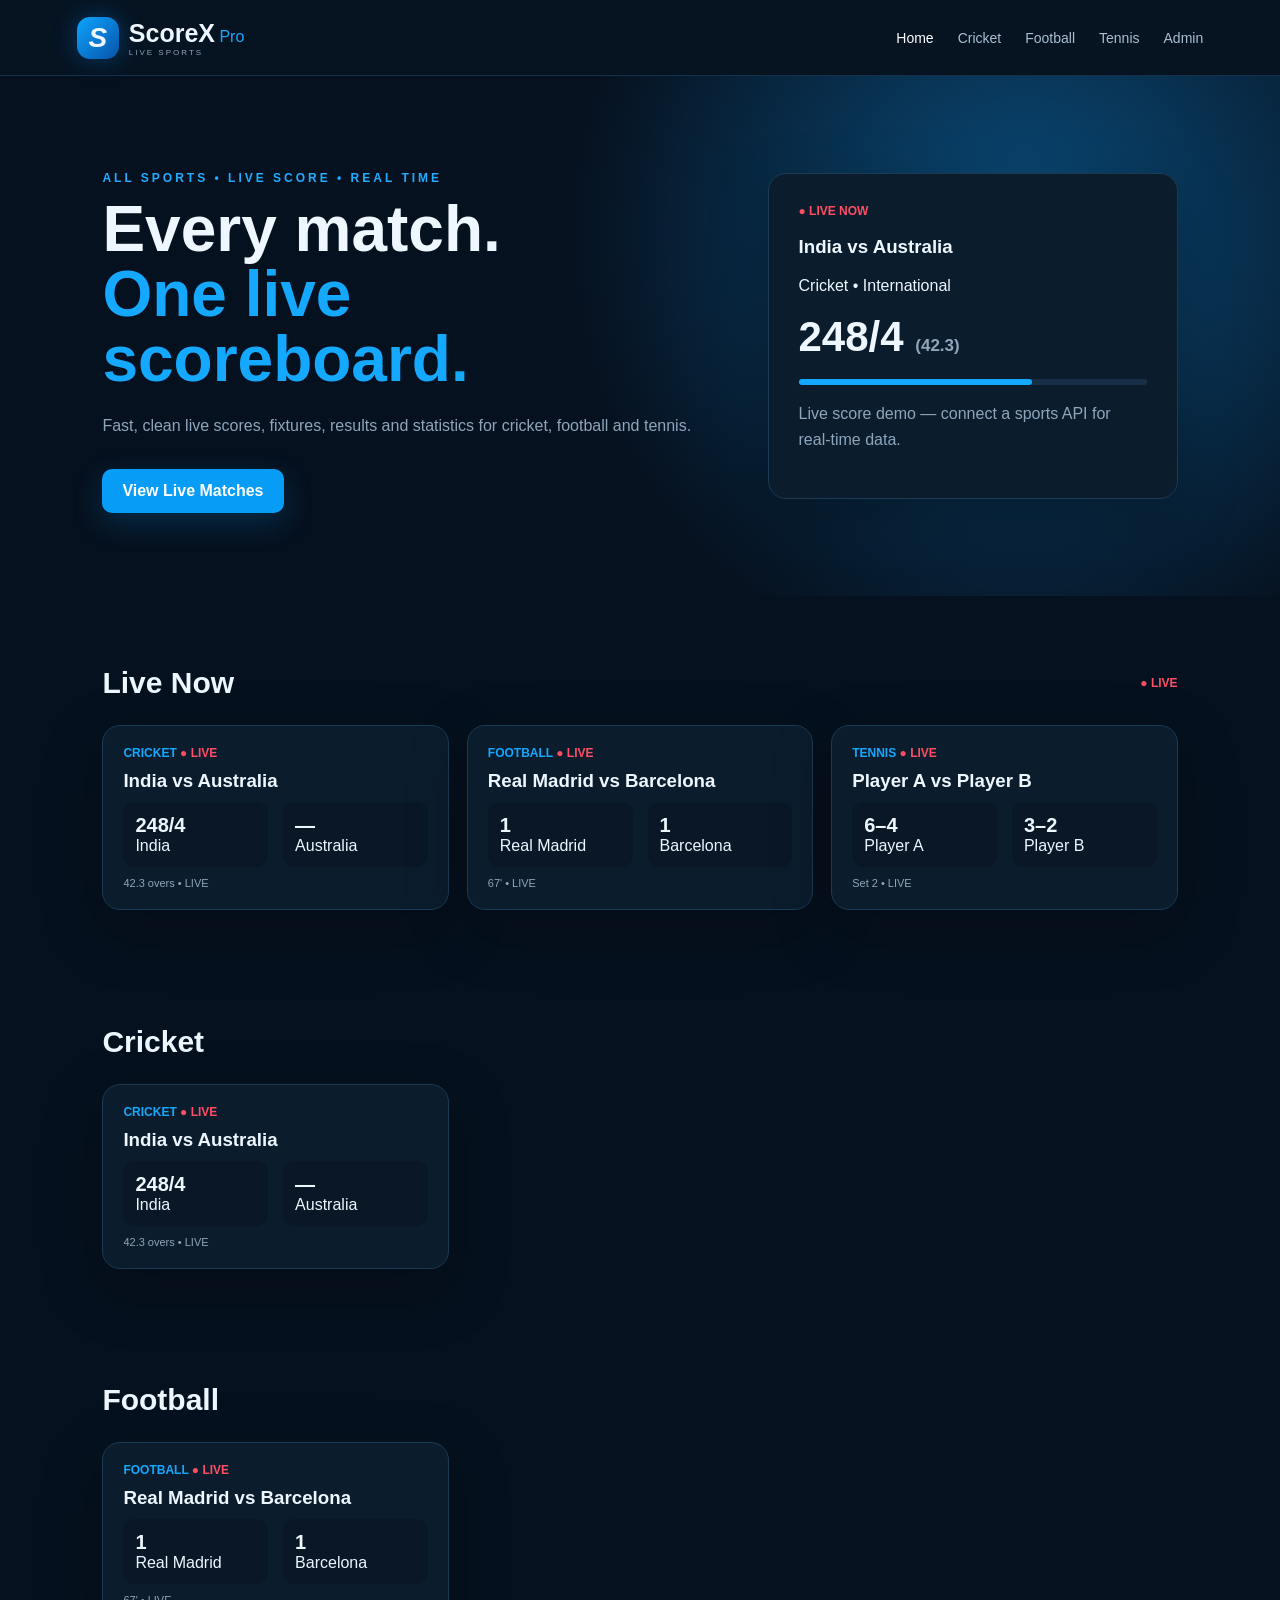
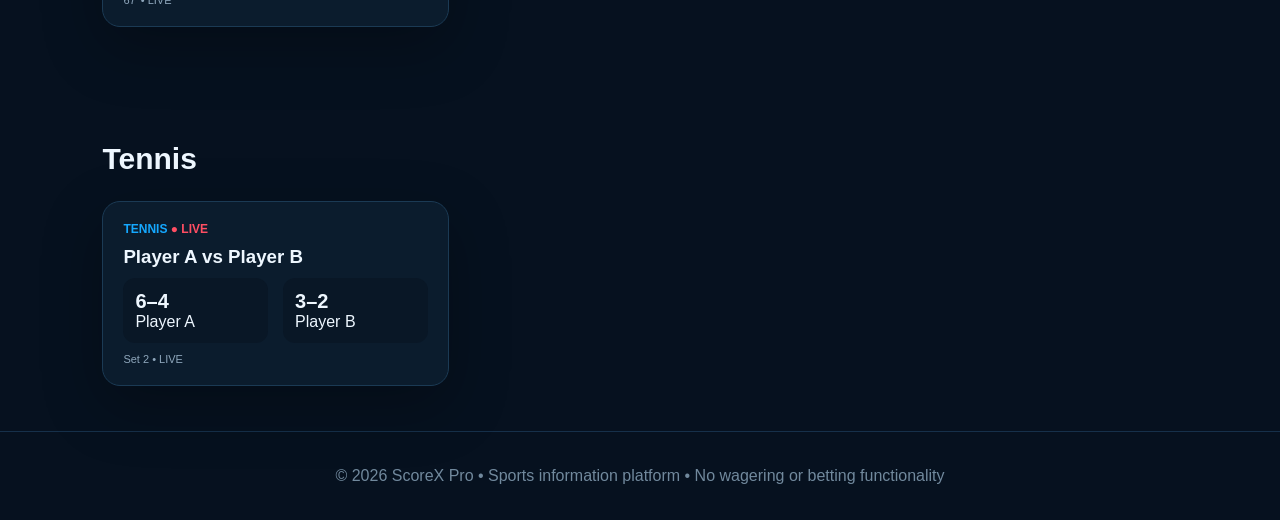
<file: index.html>
<!doctype html>
<html lang="en">
<head>
<meta charset="utf-8">
<meta name="viewport" content="width=device-width,initial-scale=1">
<title>ScoreX Pro — Live Sports</title>
<link rel="icon" href="favicon.ico">
<link rel="manifest" href="site.webmanifest">
<meta name="theme-color" content="#06111f">
<link rel="stylesheet" href="style.css">
</head>
<body>
<header class="topbar">
  <div class="brand"><div class="logo-mark">S</div><div><b>ScoreX</b> <span>Pro</span><small>LIVE SPORTS</small></div></div>
  <nav><a class="active" href="index.html">Home</a><a href="#cricket">Cricket</a><a href="#football">Football</a><a href="#tennis">Tennis</a><a href="admin.html">Admin</a></nav>
</header>
<main>
<section class="hero">
  <div><p class="eyebrow">ALL SPORTS • LIVE SCORE • REAL TIME</p><h1>Every match.<br><span>One live scoreboard.</span></h1>
  <p class="muted">Fast, clean live scores, fixtures, results and statistics for cricket, football and tennis.</p>
  <a class="btn" href="#live">View Live Matches</a></div>
  <div class="hero-card"><div class="pulse">● LIVE NOW</div><h3>India vs Australia</h3><p>Cricket • International</p><div class="score">248/4 <small>(42.3)</small></div><div class="progress"><i></i></div><p class="muted">Live score demo — connect a sports API for real-time data.</p></div>
</section>

<section id="live" class="section"><div class="section-head"><h2>Live Now</h2><span class="live-tag">● LIVE</span></div>
<div class="grid" id="liveGrid"></div></section>

<section id="cricket" class="section"><h2>Cricket</h2><div class="sport-grid" id="cricketGrid"></div></section>
<section id="football" class="section"><h2>Football</h2><div class="sport-grid" id="footballGrid"></div></section>
<section id="tennis" class="section"><h2>Tennis</h2><div class="sport-grid" id="tennisGrid"></div></section>
</main>
<footer>© 2026 ScoreX Pro • Sports information platform • No wagering or betting functionality</footer>
<script src="app.js"></script>
</body>
</html>
</file>
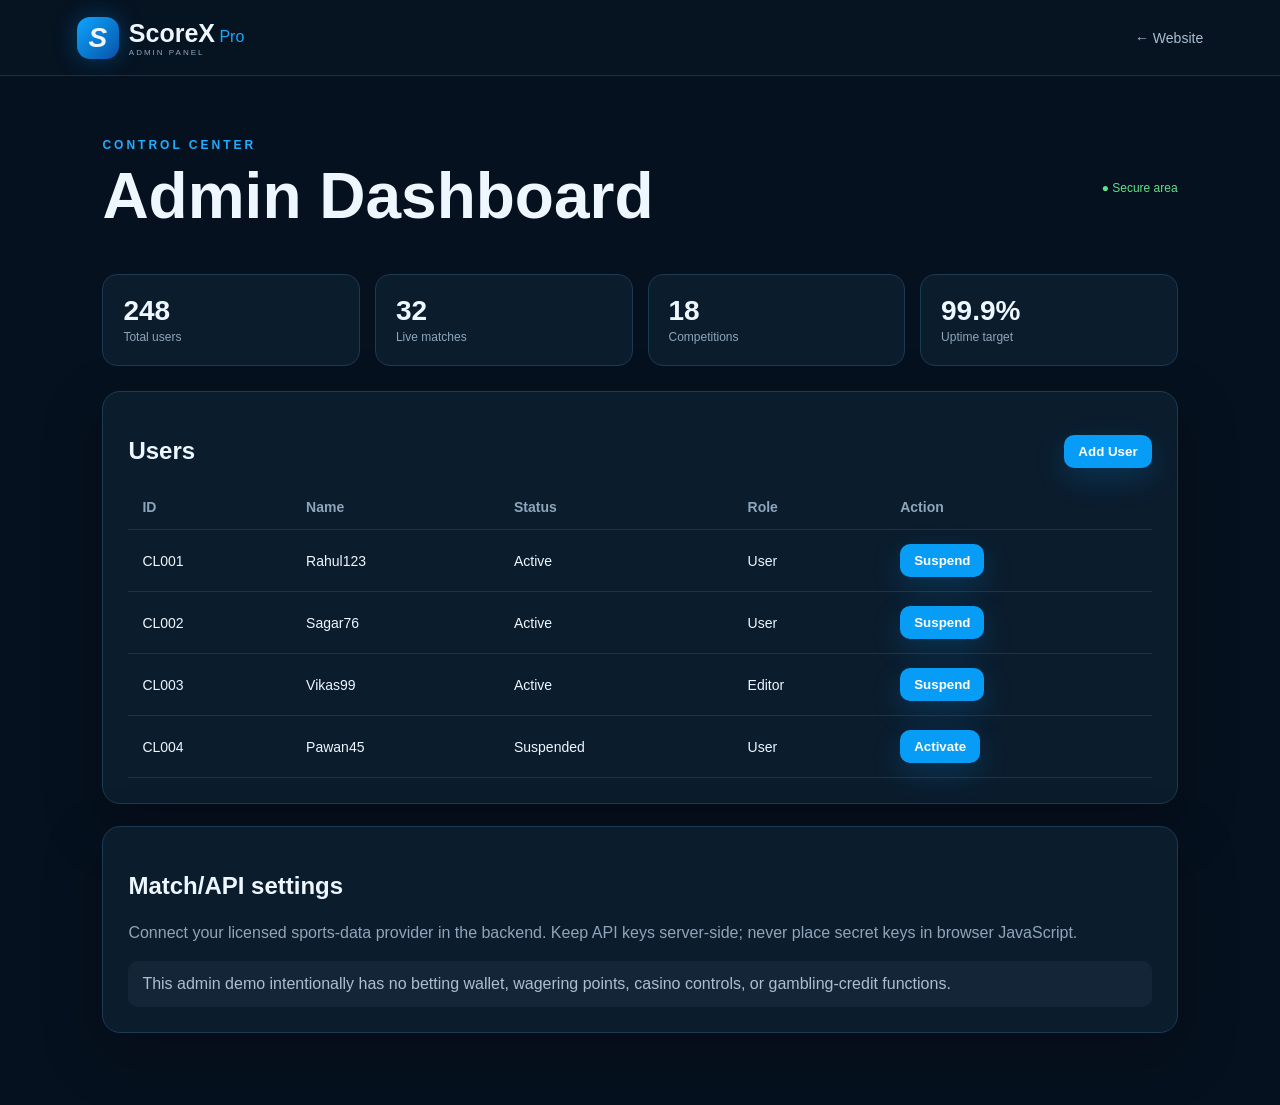
<file: admin.html>
<!doctype html>
<html lang="en"><head><meta charset="utf-8"><meta name="viewport" content="width=device-width,initial-scale=1"><title>ScoreX Pro — Admin</title>
<link rel="icon" href="favicon.ico">
<meta name="theme-color" content="#06111f"><link rel="stylesheet" href="style.css"></head>
<body>
<header class="topbar"><div class="brand"><div class="logo-mark">S</div><div><b>ScoreX</b> <span>Pro</span><small>ADMIN PANEL</small></div></div><nav><a href="index.html">← Website</a></nav></header>
<main class="admin">
<div class="section-head"><div><p class="eyebrow">CONTROL CENTER</p><h1>Admin Dashboard</h1></div><span class="secure">● Secure area</span></div>
<div class="stats"><div><b>248</b><span>Total users</span></div><div><b>32</b><span>Live matches</span></div><div><b>18</b><span>Competitions</span></div><div><b>99.9%</b><span>Uptime target</span></div></div>
<section class="panel"><div class="section-head"><h2>Users</h2><button class="btn small" onclick="addUser()">Add User</button></div>
<table><thead><tr><th>ID</th><th>Name</th><th>Status</th><th>Role</th><th>Action</th></tr></thead><tbody id="users"></tbody></table></section>
<section class="panel"><h2>Match/API settings</h2><p class="muted">Connect your licensed sports-data provider in the backend. Keep API keys server-side; never place secret keys in browser JavaScript.</p><div class="notice">This admin demo intentionally has no betting wallet, wagering points, casino controls, or gambling-credit functions.</div></section>
</main>
<script src="admin.js"></script></body></html>
</file>
<file: style.css>
*{box-sizing:border-box}body{margin:0;background:#06111f;color:#eef7ff;font-family:Inter,Arial,sans-serif}a{color:inherit;text-decoration:none}.topbar{height:76px;display:flex;align-items:center;justify-content:space-between;padding:0 6%;border-bottom:1px solid #16304a;background:#071522cc;backdrop-filter:blur(10px);position:sticky;top:0;z-index:5}.brand{display:flex;align-items:center;gap:10px}.brand b{font-size:25px}.brand span{color:#16a8ff}.brand small{display:block;font-size:8px;letter-spacing:2px;color:#8ca7bd}.logo-mark{width:42px;height:42px;border-radius:13px;background:linear-gradient(135deg,#0ea5ff,#0753a8);display:grid;place-items:center;font-size:28px;font-weight:900;font-style:italic;box-shadow:0 0 25px #078eff55}.topbar nav{display:flex;gap:24px;color:#a9bfd2;font-size:14px}.topbar nav a:hover,.topbar nav .active{color:#fff}.hero{min-height:520px;padding:80px 8%;display:grid;grid-template-columns:1.2fr .8fr;gap:50px;align-items:center;background:radial-gradient(circle at 80% 30%,#0a4b79 0,#06111f 42%,#06111f 100%)}h1{font-size:64px;line-height:1.02;margin:10px 0 20px}.hero h1 span{color:#15a8ff}.eyebrow{font-size:12px;letter-spacing:3px;color:#20adff;font-weight:700}.muted{color:#8ea6bb;line-height:1.6}.btn{display:inline-block;margin-top:15px;padding:13px 20px;border-radius:10px;background:#079cf5;color:#fff;font-weight:700;box-shadow:0 10px 30px #079cf533}.btn.small{padding:9px 14px;margin:0;border:0}.hero-card,.panel,.card{background:#0b1c2d;border:1px solid #1b3a54;border-radius:18px;box-shadow:0 20px 60px #0004}.hero-card{padding:30px}.pulse,.live-tag{color:#ff4e63;font-size:12px;font-weight:800}.score{font-size:42px;font-weight:800;margin:18px 0}.score small{font-size:17px;color:#8ea6bb}.progress{height:6px;background:#183047;border-radius:10px}.progress i{display:block;width:67%;height:100%;background:#15a8ff;border-radius:10px}.section{padding:45px 8%}.section h2{font-size:30px}.section-head{display:flex;align-items:center;justify-content:space-between}.grid,.sport-grid{display:grid;grid-template-columns:repeat(3,1fr);gap:18px}.card{padding:20px}.card .sport{color:#15a8ff;font-size:12px;font-weight:700}.card h3{margin:10px 0}.teams{display:flex;justify-content:space-between;gap:15px}.team{padding:12px;background:#091726;border-radius:12px;flex:1}.team b{display:block;font-size:20px}.status{font-size:11px;color:#8ea6bb;margin-top:10px}.stats{display:grid;grid-template-columns:repeat(4,1fr);gap:15px;margin:25px 0}.stats div{background:#0b1c2d;border:1px solid #1b3a54;padding:20px;border-radius:15px}.stats b{font-size:28px;display:block}.stats span{color:#8ea6bb;font-size:12px}.admin{padding:50px 8%}.panel{padding:25px;margin:22px 0}.secure{color:#5de18c;font-size:12px}table{width:100%;border-collapse:collapse}th,td{text-align:left;padding:14px;border-bottom:1px solid #19354c;font-size:14px}th{color:#8ea6bb}.notice{padding:14px;border-radius:10px;background:#142538;color:#a9bfd2}footer{text-align:center;padding:35px;color:#71899d;border-top:1px solid #16304a}@media(max-width:800px){.topbar nav{gap:10px;font-size:11px}.hero{grid-template-columns:1fr;padding-top:50px}h1{font-size:45px}.grid,.sport-grid,.stats{grid-template-columns:1fr}.topbar{padding:0 4%}.topbar nav a:nth-child(n+4){display:none}}
</file>
